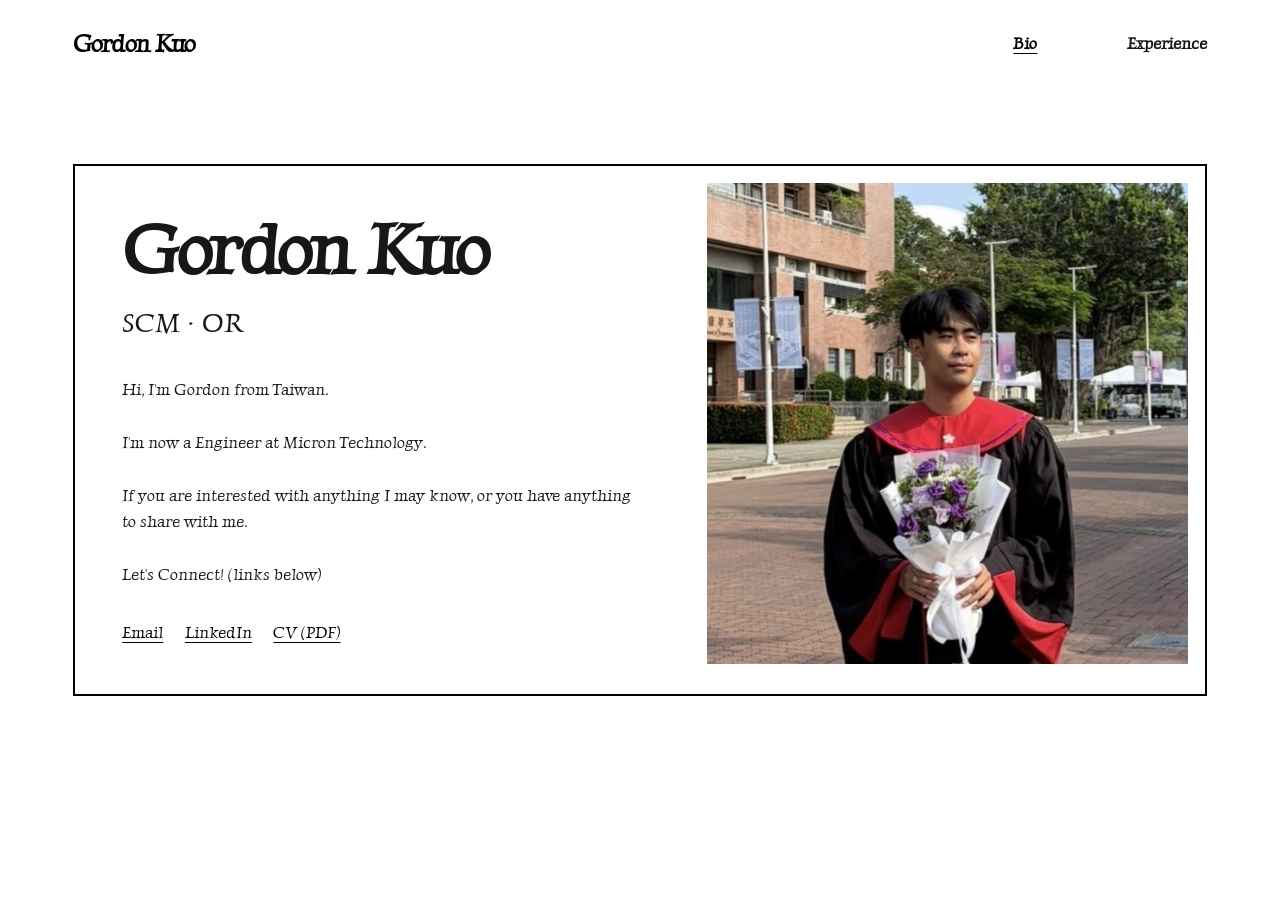
<file: index.html>
<!doctype html>
<html lang="en">
<head>
  <link rel="stylesheet" href="https://fonts.googleapis.com/css2?family=Luxurious+Roman&amp;display=swap">
  <meta charset="utf-8">
  <meta name="viewport" content="width=device-width, initial-scale=1">
  <meta name="description" content="Wei-Chen (Gordon) Kuo — operations research, optimization, and semiconductor engineering.">
  <title>Gordon Kuo</title>
  <link rel="icon" href="assets/favicon.svg" type="image/svg+xml">
  <link rel="stylesheet" href="assets/styles.css">
</head>
<body>
  <a class="skip-link" href="#main">Skip to content</a>
  <div class="page">
    <header class="site-header">
      <a class="wordmark" href="index.html" aria-label="Wei-Chen Kuo, home">Gordon Kuo</a>
      <nav aria-label="Main navigation">
        <a href="index.html" aria-current="page">Bio</a>
        <a href="resume.html">Experience</a>
      </nav>
    </header>
    <main id="main">
      <section class="intro" id="about" aria-labelledby="name">
        <div class="intro-copy">
          <div>
            <h1 id="name">Gordon Kuo</h1>
            <p class="intro-role">SCM · OR</p>
          </div>
          <p class="intro-bio">  
            Hi, I'm Gordon from Taiwan.<br>
            <br>
            I'm now a Engineer at Micron Technology.<br>
            <br>
            If you are interested with anything I may know, or you have anything to share with me. <br>
            <br>
            Let's Connect! (links below) <br>
          </p>
          
          <ul class="intro-links" aria-label="Contact and profiles">
            <li><a href="mailto:gordon911216@gmail.com">Email</a></li>
            <li><a href="https://www.linkedin.com/in/gordon-kuo-755b7729a/">LinkedIn</a></li>
            <li><a href="assets/cv.pdf">CV (PDF)</a></li>
          </ul>
        </div>
        <img class="profile-photo" src="assets/profile.jpg"
                 alt="Portrait of Wei-Chen Kuo" width="1000" height="1000">
      </section>
    </main>
  </div>
</body>
</html>
</file>
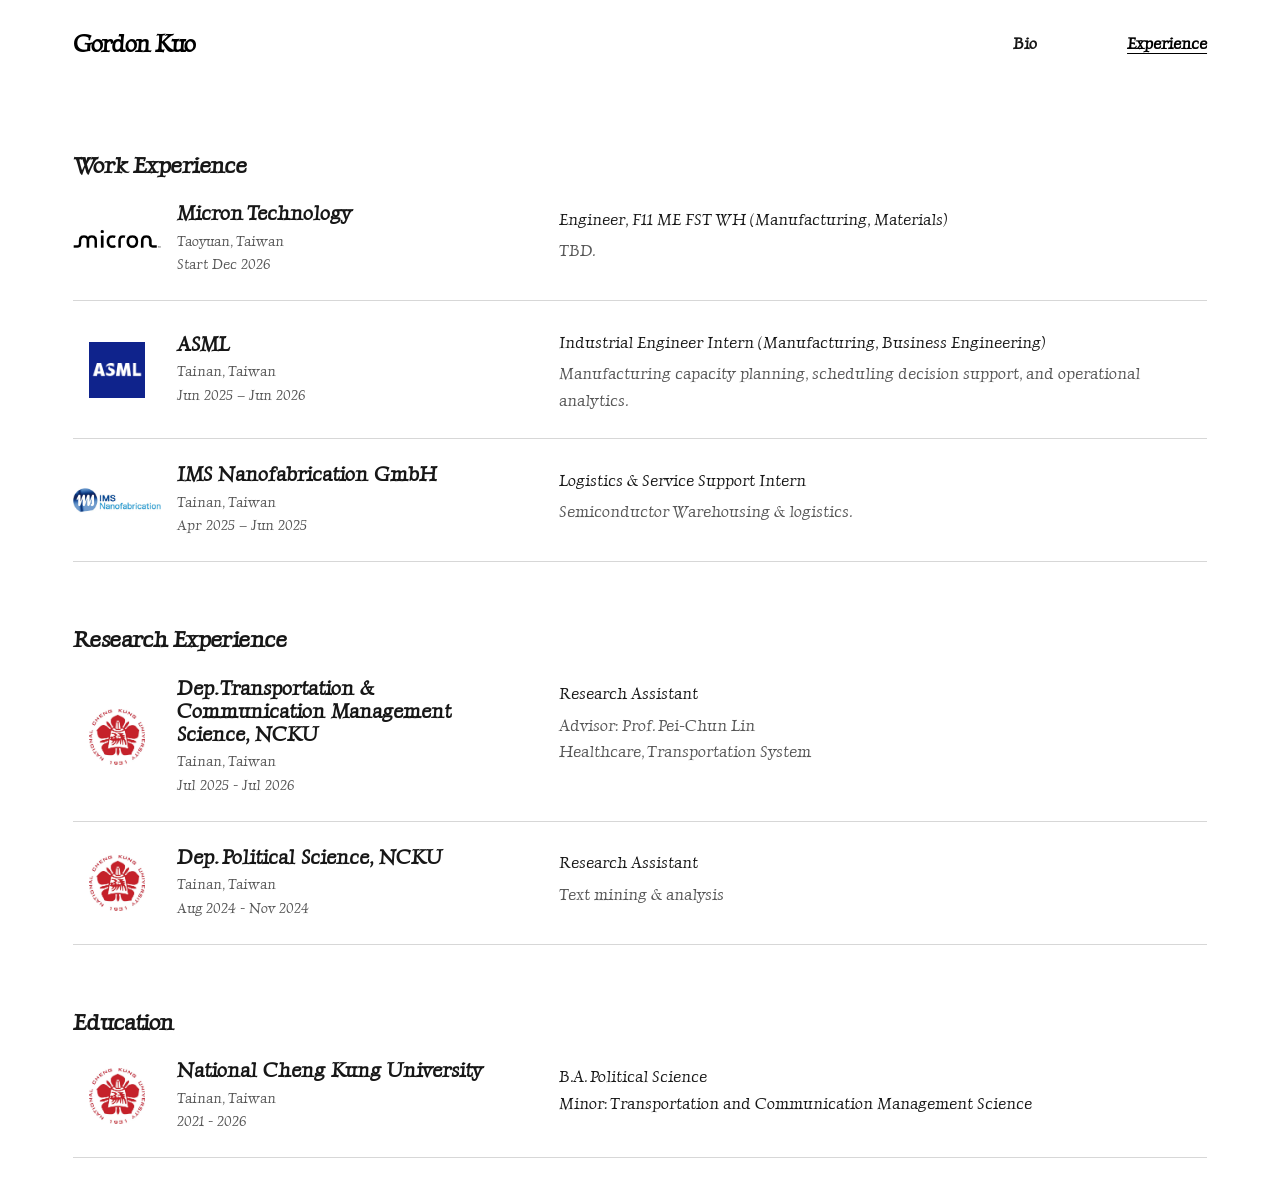
<file: activities.html>
<!doctype html>
<html lang="en">
<head>
  <meta charset="utf-8">
  <meta name="viewport" content="width=device-width, initial-scale=1">
  <meta http-equiv="refresh" content="0; url=resume.html">
  <title>Experience | Gordon Kuo</title>
  <link rel="stylesheet" href="assets/styles.css">
</head>
<body>
  <main class="page">
    <p><a href="resume.html">Continue to Experience</a></p>
  </main>
</body>
</html>
</file>
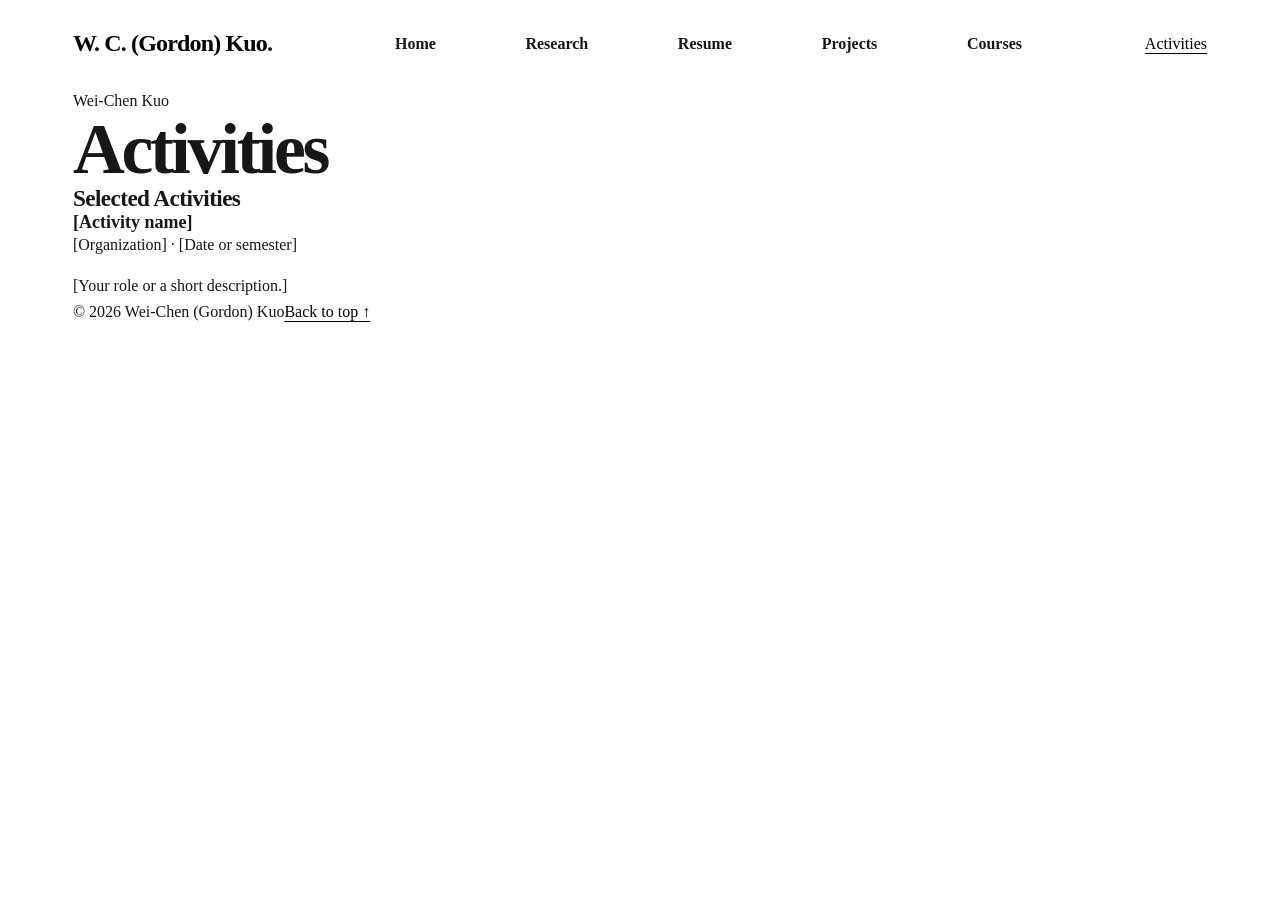
<file: Activities.html>
<!doctype html>
<html lang="en">
<head>
  <meta charset="utf-8">
  <meta name="viewport" content="width=device-width, initial-scale=1">
  <meta name="description" content="Selected activities.">
  <meta name="theme-color" content="#fafaf8">
  <title>Activities | Wei-Chen Kuo</title>
  <link rel="icon" href="assets/favicon.svg" type="image/svg+xml">
  <link rel="stylesheet" href="assets/styles.css">
</head>
<body>
  <a class="skip-link" href="#main">Skip to content</a>
  <div class="page">
    <header class="site-header">
      <a class="wordmark" href="index.html" aria-label="Wei-Chen Kuo, home">W. C. (Gordon) Kuo<span aria-hidden="true">.</span></a>
      <nav aria-label="Main navigation"><a href="index.html">Home</a><a href="research.html">Research</a><a href="resume.html">Resume</a><a href="projects.html">Projects</a><a href="courses.html">Courses</a></nav><a href="activities.html" aria-current="page">Activities</a>
    </header>
    <main id="main">
      <header class="page-title">
        <p class="eyebrow">Wei-Chen Kuo</p>
        <h1>Activities</h1>
      </header>
    
      <section class="section" aria-labelledby="activities-title">
        <h2 id="activities-title">Selected Activities</h2>
    
        <article class="entry">
          <h3>[Activity name]</h3>
          <p class="muted">[Organization] · [Date or semester]</p>
          <p>[Your role or a short description.]</p>
        </article>
    
      </section>
    </main>
    <footer><span>© 2026 Wei-Chen (Gordon) Kuo</span><a href="#main">Back to top ↑</a></footer>
  </div>
</body>
</html>
</file>
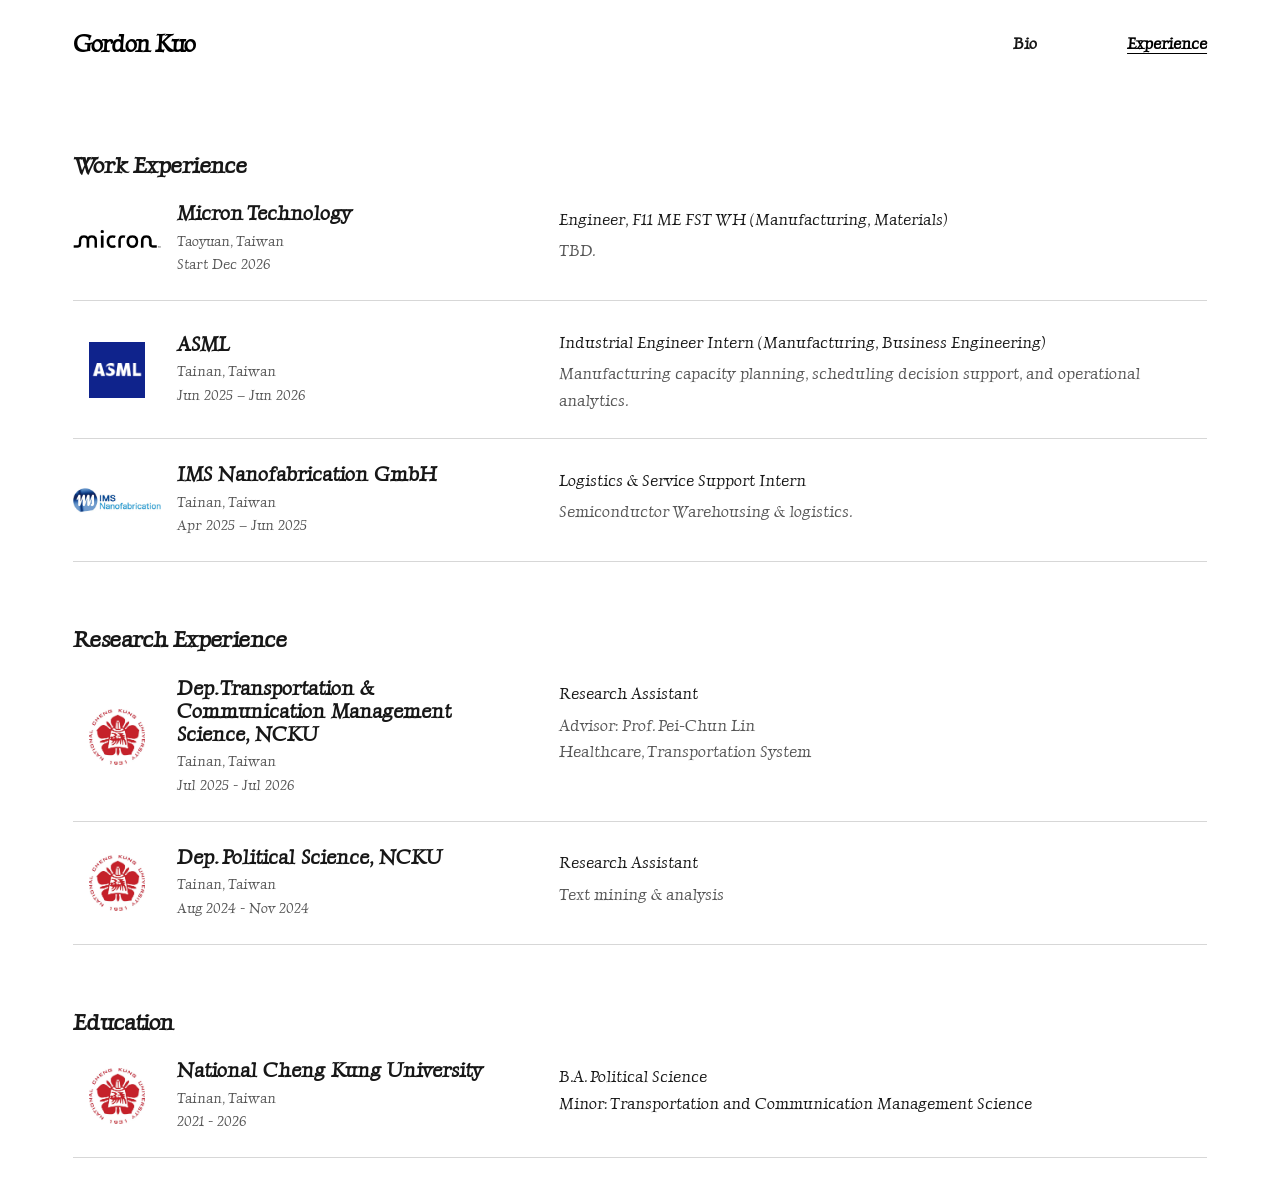
<file: courses.html>
<!doctype html>
<html lang="en">
<head>
  <meta charset="utf-8">
  <meta name="viewport" content="width=device-width, initial-scale=1">
  <meta http-equiv="refresh" content="0; url=resume.html#education">
  <title>Education | Gordon Kuo</title>
  <link rel="stylesheet" href="assets/styles.css">
</head>
<body>
  <main class="page">
    <p><a href="resume.html#education">Continue to Education</a></p>
  </main>
</body>
</html>
</file>
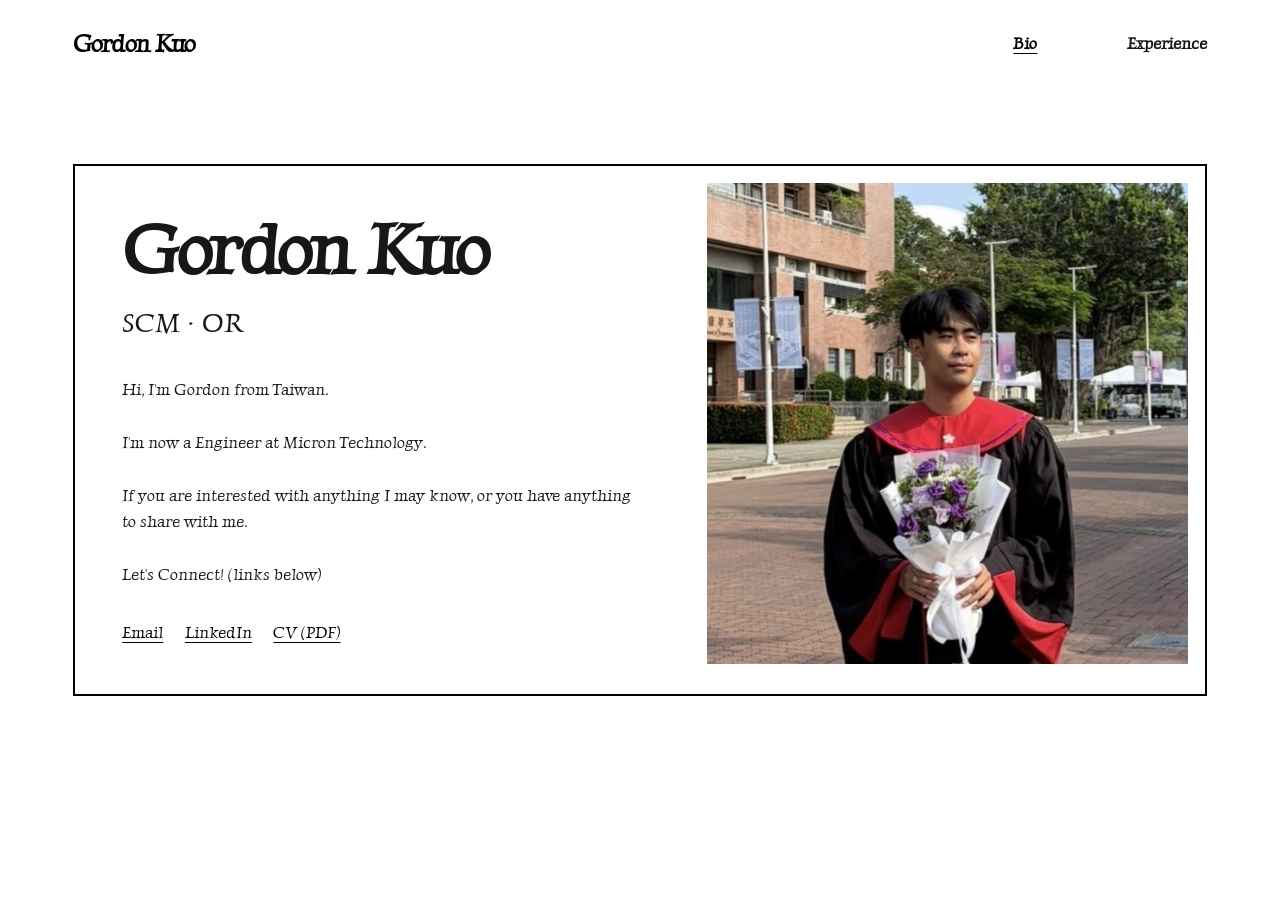
<file: projects.html>
<!doctype html>
<html lang="en">
<head>
  <meta charset="utf-8">
  <meta name="viewport" content="width=device-width, initial-scale=1">
  <meta http-equiv="refresh" content="0; url=index.html">
  <title>Bio | Gordon Kuo</title>
  <link rel="stylesheet" href="assets/styles.css">
</head>
<body>
  <main class="page">
    <p><a href="index.html">Continue to Bio</a></p>
  </main>
</body>
</html>
</file>
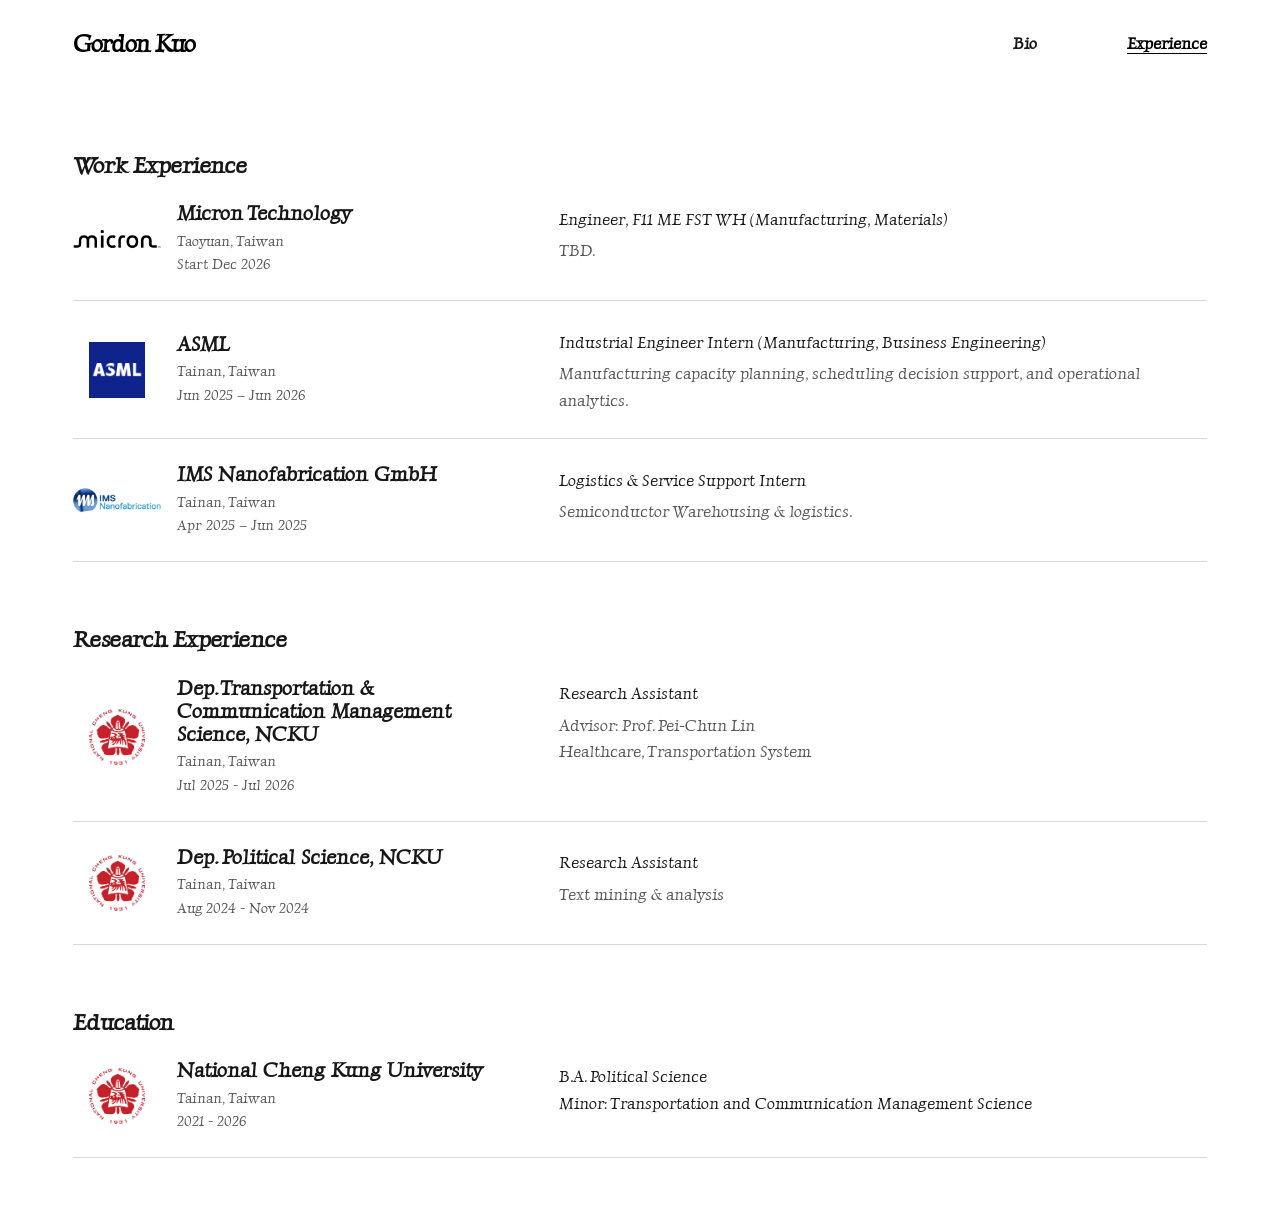
<file: resume.html>
<!doctype html>
<html lang="en">
<head>
  <link rel="stylesheet" href="https://fonts.googleapis.com/css2?family=Luxurious+Roman&amp;display=swap">
  <meta charset="utf-8">
  <meta name="viewport" content="width=device-width, initial-scale=1">
  <meta name="description" content="Education and professional engineering experience.">
  <title>Experience | Gordon Kuo</title>
  <link rel="icon" href="assets/favicon.svg" type="image/svg+xml">
  <link rel="stylesheet" href="assets/styles.css">
</head>
<body>
  <a class="skip-link" href="#main">Skip to content</a>
  <div class="page">
    <header class="site-header">
      <a class="wordmark" href="index.html" aria-label="Wei-Chen Kuo, home">Gordon Kuo</a>
      <nav aria-label="Main navigation">
        <a href="index.html">Bio</a>
        <a href="resume.html" aria-current="page">Experience</a>
      </nav>
    </header>

    <main id="main" class="experience">
      <h1 class="visually-hidden">Experience</h1>
      <section aria-labelledby="work-title">
        <h2 id="work-title">Work Experience</h2>
        <div class="resume-entry">
          <article class="resume-row">
            <div class="resume-company">
              <img class="company-logo" src="assets/micron-logo-black-tm-rgb.png" alt="" width="88" height="56">
              <div>
                <h3>Micron Technology</h3>
                <p class="resume-date">Taoyuan, Taiwan<br>
                  Start Dec 2026</p>
              </div>
            </div>
            <div>
              <p class="resume-role">
              Engineer, F11 ME FST WH (Manufacturing, Materials)
            </p>
            <p class="resume-detail">
              TBD.
            </p>
            </div>
          </article>
          <article class="resume-row">
            <div class="resume-company">
              <img class="company-logo" src="assets/asml-logo.png" alt="" width="88" height="56">
              <div>
                <h3>ASML</h3>
                <p class="resume-date">Tainan, Taiwan<br>
                  Jun 2025 – Jun 2026</p>
              </div>
            </div>
            <div>
              <p class="resume-role">
              Industrial Engineer Intern (Manufacturing, Business Engineering)
            </p>
            <p class="resume-detail">
              Manufacturing capacity planning, scheduling
              decision support, and operational analytics.
            </p>
            </div>
          </article>
          <article class="resume-row">
            <div class="resume-company">
              <img class="company-logo" src="assets/ims-logo.jpg" alt="" width="88" height="56">
              <div>
                <h3>IMS Nanofabrication GmbH</h3>
                <p class="resume-date">Tainan, Taiwan<br>
                  Apr 2025 – Jun 2025</p>
              </div>
            </div>
            <div>
              <p class="resume-role">
              Logistics &amp; Service Support Intern
            </p>
            <p class="resume-detail">
              Semiconductor Warehousing & logistics.
            </p>
            </div>
          </article>
        </div>
      </section>


      <section class="education" aria-labelledby="education">
        <h2 id="education">Research Experience</h2>

        <div class="resume-entry">
          <article class="resume-row">
            <div class="resume-company">
              <img class="company-logo" src="assets/ncku-logo1.jpg" alt="" width="88" height="56">
              <div>
                <h3>Dep. Transportation & Communication Management Science, NCKU</h3>
                <p class="resume-date">Tainan, Taiwan<br>
                  Jul 2025 - Jul 2026</p>
              </div>
            </div>
            <div>
              <p class="resume-role">
              Research Assistant
            </p>
            <p class="resume-detail">
              Advisor: Prof. Pei-Chun Lin<br>
              Healthcare, Transportation System
            </p>
            </div>
          </article>
        </div>

        <div class="resume-entry">
          <article class="resume-row">
            <div class="resume-company">
              <img class="company-logo" src="assets/ncku-logo1.jpg" alt="" width="88" height="56">
              <div>
                <h3>Dep. Political Science, NCKU</h3>
                <p class="resume-date">Tainan, Taiwan<br>
                  Aug 2024 - Nov 2024</p>
              </div>
            </div>
            <div>
              <p class="resume-role">
              Research Assistant
            </p>
            <p class="resume-detail">
              Text mining & analysis
            </p>
            </div>
          </article>
        </div>
      </section>

      <section class="education" aria-labelledby="education">
        <h2 id="education">Education</h2>

        <div class="resume-entry">
          <article class="resume-row">
            <div class="resume-company">
              <img class="company-logo" src="assets/ncku-logo1.jpg" alt="" width="88" height="56">
              <div>
                <h3>National Cheng Kung University</h3>
                <p class="resume-date">Tainan, Taiwan<br>
                  2021 - 2026</p>
              </div>
            </div>
            <div>
              <p class="resume-role">
              B.A. Political Science<br>
              Minor: Transportation and Communication Management Science
            </p>
            </div>
          </article>
        </div>
      </section>
    </main>
  </div>
</body>
</html>
</file>
<file: assets/styles.css>
:root {
  color-scheme: light;

  /* Customize the site palette here. */
  --background: #fff;
  --text: #171717;
  --muted: #565656;
  --accent: #000;
  --border: #d7d7d7;
}

* { box-sizing: border-box; }

html { scroll-padding-top: 1.5rem; }

body {
  margin: 0;
  background: var(--background);
  color: var(--text);
  font: 1rem/1.65 "Luxurious Roman", Georgia, serif;
}

a {
  color: var(--accent);
  text-underline-offset: .22em;
}

a:hover { color: var(--muted); }

:focus-visible {
  outline: 2px solid var(--accent);
  outline-offset: 4px;
}

img { display: block; max-width: 100%; height: auto; }

h1, h2, h3 { line-height: 1.15; }
h1, h2, h3, p, figure { margin: 0; }
h1 {
  font-size: clamp(2.5rem, 5.6vw, 5rem);
  font-weight: 600;
  line-height: .99;
  letter-spacing: -.045em;
  overflow-wrap: anywhere;
}
h2 { font-size: 1.45rem; letter-spacing: -.025em; }
h3 { font-size: 1.125rem; }
p + p { margin-top: .9rem; }

.page { max-width: 94rem; padding-inline: clamp(1.25rem, 5.7vw, 5.25rem); margin-inline: auto; }

.site-header {
  display: flex;
  justify-content: space-between;
  align-items: center;
  flex-wrap: wrap;
  gap: .75rem 2rem;
  padding-block: 1.5rem;
}

.site-header { min-height: 4.75rem; }
.wordmark { font-size: 1.5rem; font-weight: 650; text-decoration: none; letter-spacing: -.035em; }
nav { display: flex; align-items: center; flex-wrap: wrap; gap: .5rem clamp(1rem, 7vw, 6rem); }
nav a { color: var(--text); font-weight: 650; text-decoration: none; }
nav a:hover, nav a[aria-current="page"] { color: var(--accent); text-decoration: underline; }
.intro {
  display: grid;
  grid-template-columns: minmax(0, 1.2fr) minmax(0, 1fr);
  gap: clamp(1rem, 3vw, 2.5rem);
  margin-block: clamp(1.5rem, 6vw, 5.25rem) clamp(2rem, 6vw, 5.25rem);
  padding: clamp(.7rem, 1.3vw, 1.125rem);
  border: 2px solid var(--accent);
}

.intro-copy {
  display: flex;
  flex-direction: column;
  justify-content: space-between;
  gap: 2rem;
  padding: clamp(.5rem, 2.4vw, 2.25rem);
}

.intro-role { font-size: clamp(1.05rem, 2.1vw, 1.75rem); margin-top: 1rem; }
.intro-links {
  display: flex;
  flex-wrap: wrap;
  gap: .5rem 1.35rem;
  list-style: none;
  padding: 0;
  margin: 0;
}

.profile-photo { width: 100%; aspect-ratio: 1; object-fit: cover; }

.experience { padding-block: clamp(2rem, 5vw, 4.5rem); }
.education { margin-top: clamp(2rem, 5vw, 4rem); }

.visually-hidden {
  position: absolute;
  width: 1px;
  height: 1px;
  padding: 0;
  overflow: hidden;
  clip-path: inset(50%);
  white-space: nowrap;
}

.resume-row {
  display: grid;
  grid-template-columns: minmax(0, .7fr) minmax(0, 1fr);
  gap: .65rem 2rem;
  padding-block: 1.5rem;
  border-bottom: 1px solid var(--border);
}
.resume-row h3 { font-size: 1.25rem; }
.resume-company {
  display: grid;
  grid-template-columns: clamp(3.5rem, 7vw, 5.5rem) minmax(0, 1fr);
  align-items: center;
  gap: 1rem;
}
.company-logo {
  width: 100%;
  height: 3.5rem;
  object-fit: contain;
}
.resume-date { margin-top: .3rem; color: var(--muted); font-size: .875rem; }
.resume-role { margin-top: .3rem; }
.resume-detail { color: var(--muted); }
.resume-detail { margin-top: .3rem; }

.skip-link { position: absolute; left: 1rem; top: -5rem; background: var(--background); padding: .5rem; }
.skip-link:focus { top: .5rem; }

@media (max-width: 44rem) {
  .intro { grid-template-columns: 1fr; }
}

@media (max-width: 33rem) {
  .resume-row { grid-template-columns: 1fr; }
}

@media print {
  .site-header, .skip-link { display: none; }
  .page { max-width: none; padding: 0; }
  .resume-row { break-inside: avoid; }
}
</file>
